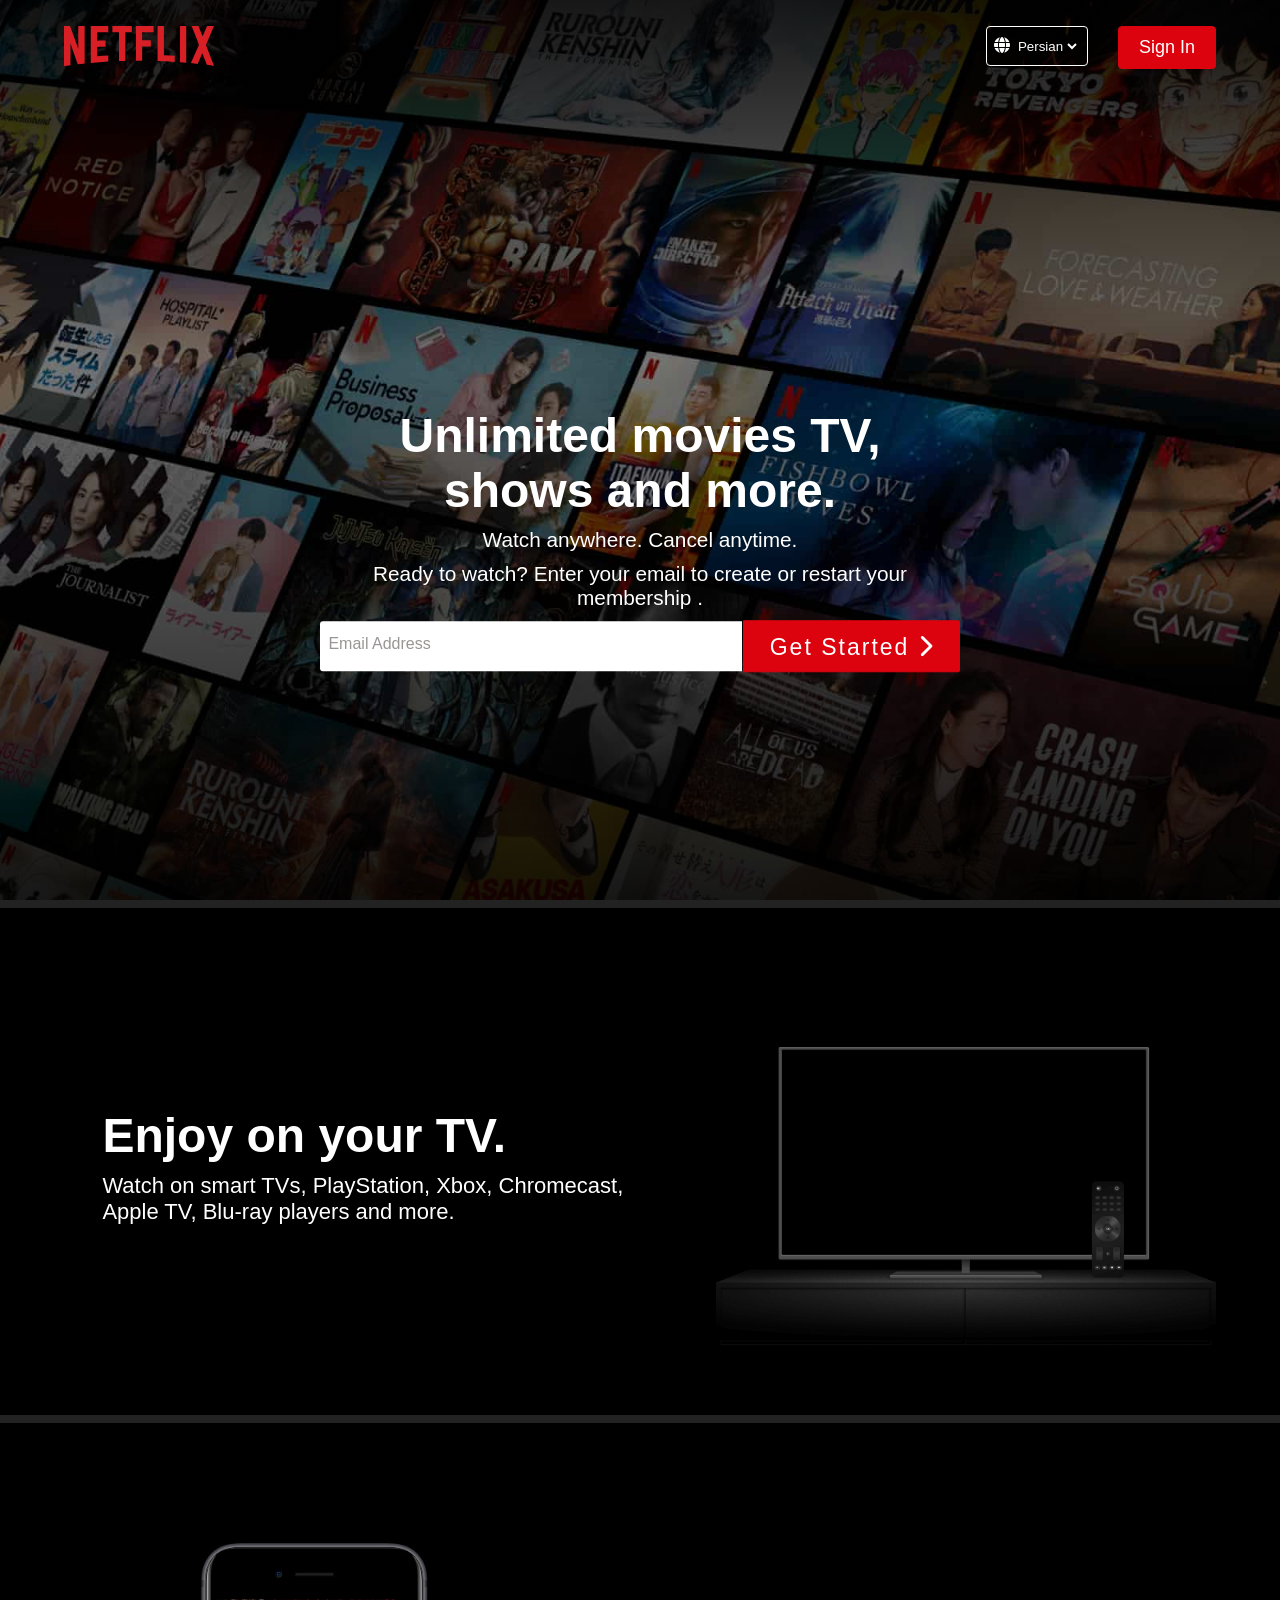
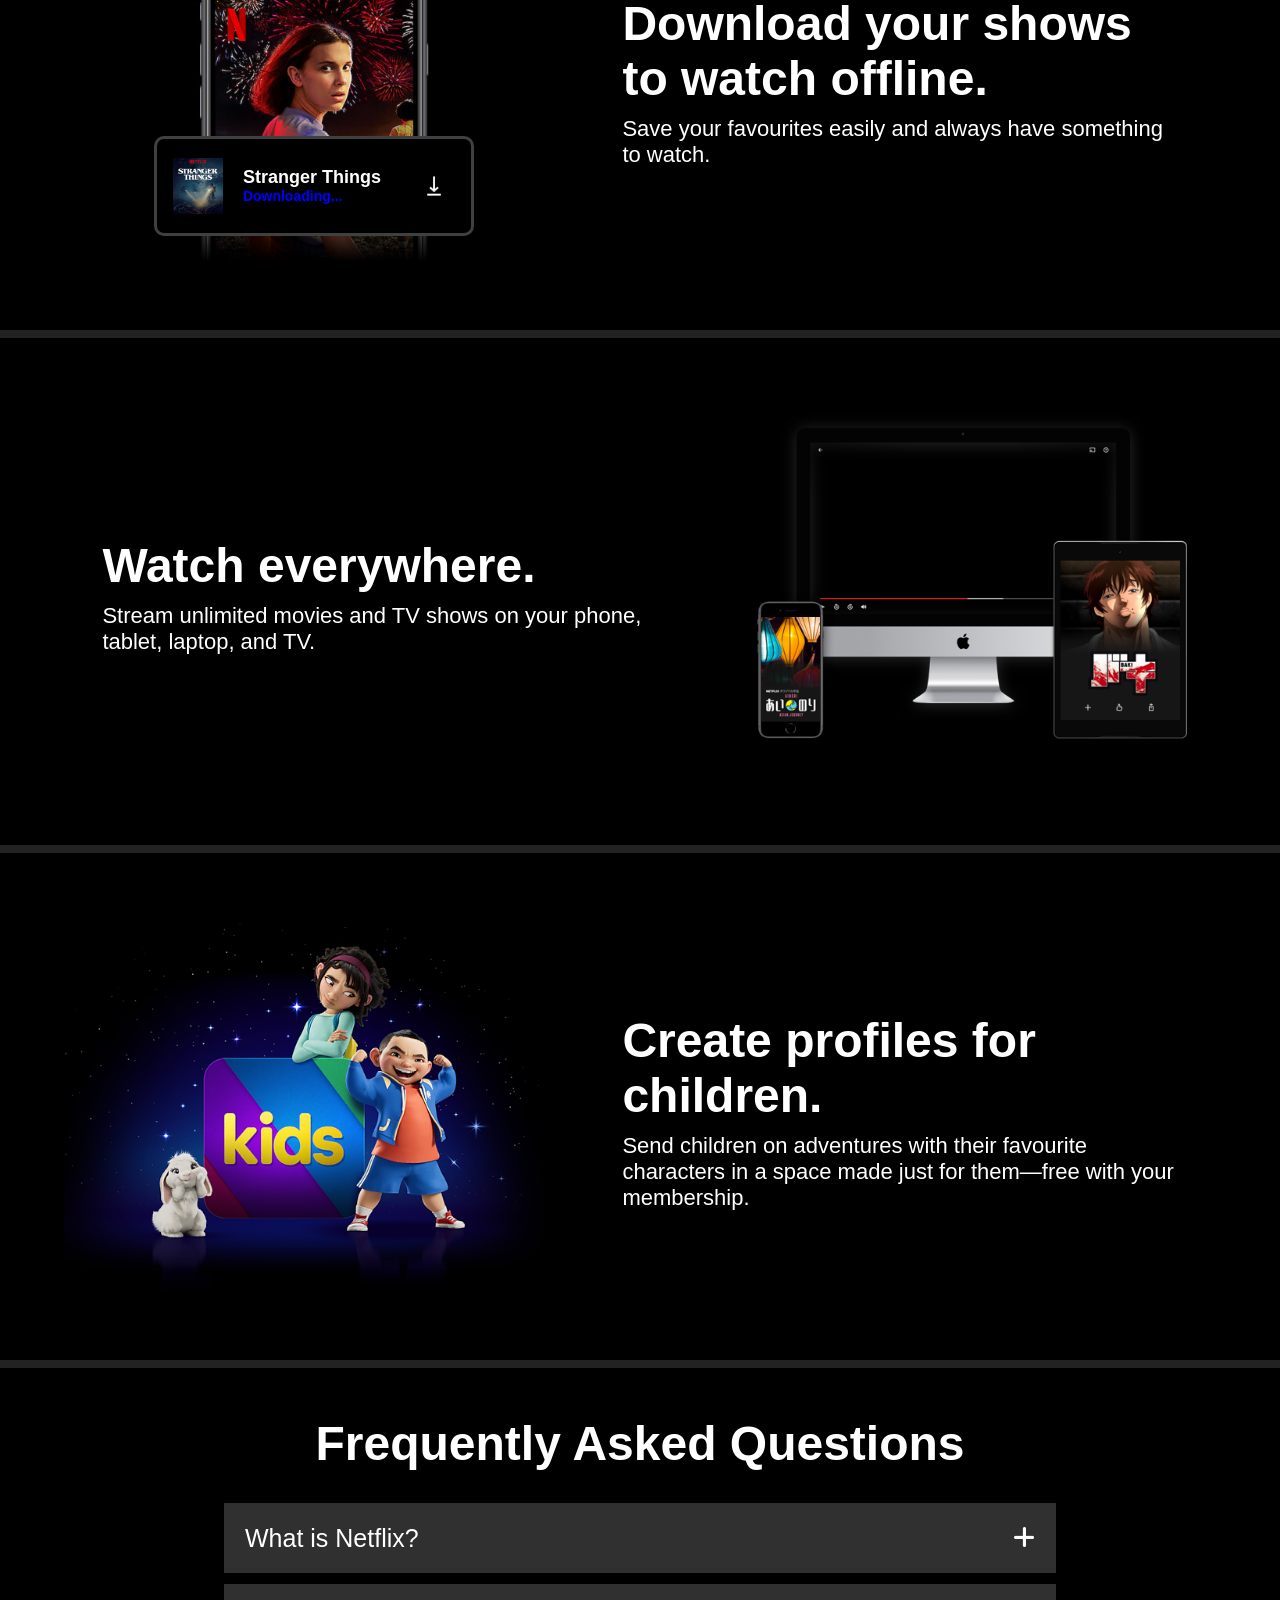
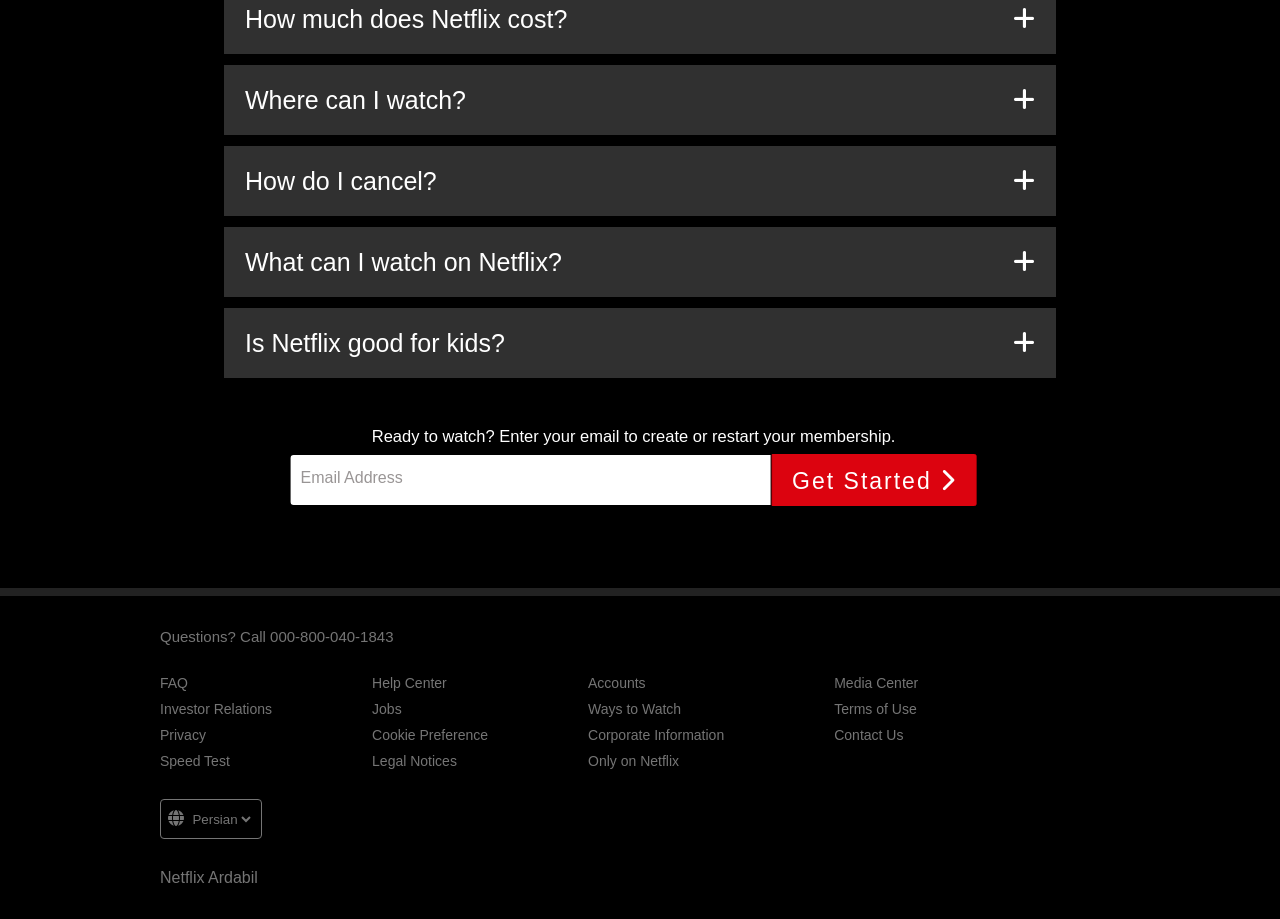
<file: index.html>
<!DOCTYPE html>
<html lang="en">
  <head>
    <meta charset="UTF-8" />
    <meta http-equiv="X-UA-Compatible" content="IE=edge" />
    <meta name="viewport" content="width=device-width, initial-scale=1.0" />
    <link rel="stylesheet" href="css/style.css" />
    <!-- font-awesome -->
    <link
      rel="stylesheet"
      href="https://cdnjs.cloudflare.com/ajax/libs/font-awesome/6.0.0/css/all.min.css"
      integrity="sha512-9usAa10IRO0HhonpyAIVpjrylPvoDwiPUiKdWk5t3PyolY1cOd4DSE0Ga+ri4AuTroPR5aQvXU9xC6qOPnzFeg=="
      crossorigin="anonymous"
      referrerpolicy="no-referrer"
    />
    <title>Netflix Clone</title>
  </head>
  <body>
    <!-- navbar -->
    <header>
      <nav class="navbar">
        <div class="navbar__brand">
          <img
            src="assets/images/Netflix_2015_logo.svg"
            alt="logo"
            class="brand__logo"
          />
        </div>
        <div class="navbar__nav__items">
          <div class="nav__item">
            <div class="dropdown__container">
              <i class="fas fa-globe"></i>
              <select
                name="languages"
                id="languagesSelect"
                class="language__drop__down"
              >
                <option value="english">English</option>
                <option value="Persian" selected>Persian</option>
              </select>
            </div>
          </div>
          <div class="nav__item">
            <button class="sign__button">Sign In</button>
          </div>
        </div>
      </nav>
    </header>
    <!-- end navbar -->
    <main>
      <section class="hero">
        <div class="hero__bg__image__container">
          <img
            src="assets/images/JP-en-20220307-popsignuptwoweeks-perspective_alpha_website_small.jpg"
            alt="hero__image"
            class="hero__bg__image"
          />
        </div>
        <div class="hero__bg__overlay"></div>

        <div class="hero__card">
          <h1 class="hero__title">
            Unlimited movies TV,<br />
            shows and more.
          </h1>
          <p class="hero__subtitle">Watch anywhere. Cancel anytime.</p>
          <p class="hero__description">
            Ready to watch? Enter your email to create or restart your
            membership .
          </p>
          <div class="email__form__container">
            <div class="form__container form__1__cont">
              <input type="email" class="email__input" placeholder=" " />
              <label class="email__label">Email Address</label>
            </div>
            <button class="primary__button btn__1">
              Get Started <i class="fas fa-chevron-right"></i>
            </button>
          </div>
        </div>

        <section class="feature__container">
          <!-- feature 1 -->
          <div class="feature">
            <div class="feature__details">
              <h3 class="feature__title">Enjoy on your TV.</h3>
              <h5 class="feature__subtitle">
                Watch on smart TVs, PlayStation, Xbox, Chromecast, Apple TV,
                Blu-ray players and more.
              </h5>
            </div>

            <div class="feature__image__container">
              <img src="assets/images/tv.png" alt="TV" class="feature__image" />
              <div class="feature_video__container">
                <video
                  autoplay=""
                  loop=""
                  muted=""
                  class="feature__backgroud__video"
                >
                  <source
                    src="assets/images/video-tv-jp-0819.m4v"
                    type="video/mp4"
                  />
                </video>
              </div>
            </div>
          </div>

          <!-- feature 2 -->

          <div class="feature">
            <div class="feature__details">
              <h3 class="feature__title">
                Download your shows to watch offline.
              </h3>
              <h5 class="feature__subtitle">
                Save your favourites easily and always have something to watch.
              </h5>
            </div>
            <div class="feature__image__container">
              <img
                src="assets/images/mobile-0819.jpg"
                alt="feature image"
                class="feature__image"
              />

              <div class="feature__2__poster__container">
                <div class="poster__container">
                  <img
                    src="assets/images/boxshot.png"
                    alt="poster"
                    class="poster"
                  />
                </div>
                <div class="poster__details">
                  <h4>Stranger Things</h4>
                  <h6>Downloading...</h6>
                </div>
                <div class="download__gif__container">
                  <img
                    src="assets/images/download-icon.gif"
                    alt="downloading gif"
                    class="gif"
                  />
                </div>
              </div>
            </div>
          </div>

          <!-- feature 3 -->

          <div class="feature">
            <div class="feature__details">
              <h3 class="feature__title">Watch everywhere.</h3>
              <h5 class="feature__subtitle">
                Stream unlimited movies and TV shows on your phone, tablet,
                laptop, and TV.
              </h5>
            </div>
            <div class="feature__image__container feature__3__image__container">
              <img
                src="assets/images/device-pile-jp.png"
                alt=""
                class="feature__image feature__3__image"
              />
              <div
                class="feature_video__container feature__3__video__container"
              >
                <video
                  autoplay=""
                  loop=""
                  muted=""
                  class="feature__backgroud__video feature__3__backgroud__video"
                >
                  <source
                    src="assets/images/video-devices-jp.m4v"
                    type="video/mp4"
                  />
                </video>
              </div>
            </div>
          </div>

          <!-- feature 4 -->

          <div class="feature">
            <div class="feature__details">
              <h3 class="feature__title">Create profiles for children.</h3>
              <h5 class="feature__subtitle">
                Send children on adventures with their favourite characters in a
                space made just for them—free with your membership.
              </h5>
            </div>
            <div class="feature__image__container">
              <img
                src="assets/images/AAAABdFTpLmANuJpYneLq8L5m7CunMCi8e8Nl4y7xaPVWzG3IeoDoq17egTQAthApKg_4sdRWdwuR8KadWu1frjL3JQImpwq.png"
                alt="feature image"
                class="feature__image"
              />
            </div>
          </div>
        </section>

        <section class="FAQ__list__container">
          <h1 class="FAQ__heading">Frequently Asked Questions</h1>
          <div class="FAQ__list">
            <div class="FAQ__accordion">
              <button class="FAQ__title">
                What is Netflix?<i class="fa fa-plus"></i>
              </button>
              <div class="FAQ__visible FAQ__closed">
                <p>
                  Netflix is a streaming service that offers a wide variety of
                  award-winning TV shows, movies, anime, documentaries and more
                  – on thousands of internet-connected devices.
                </p>
                <p>
                  You can watch as much as you want, whenever you want, without
                  a single ad – all for one low monthly price. There's always
                  something new to discover, and new TV shows and movies are
                  added every week!
                </p>
              </div>
            </div>
            <div class="FAQ__accordion">
              <button class="FAQ__title">
                How much does Netflix cost?<i class="fa fa-plus"></i>
              </button>
              <div class="FAQ__visible FAQ__closed">
                <p>
                  Watch Netflix on your smartphone, tablet, Smart TV, laptop, or
                  streaming device, all for one fixed monthly fee. Plans range
                  from ₹ 199 to ₹ 799 a month. No extra costs, no contracts.
                </p>
              </div>
            </div>
            <div class="FAQ__accordion">
              <button class="FAQ__title">
                Where can I watch?<i class="fa fa-plus"></i>
              </button>
              <div class="FAQ__visible FAQ__closed">
                <p>
                  Watch anywhere, anytime, on an unlimited number of devices.
                  Sign in with your Netflix account to watch instantly on the
                  web at netflix.com from your personal computer or on any
                  internet-connected device that offers the Netflix app,
                  including smart TVs, smartphones, tablets, streaming media
                  players and game consoles.
                </p>
                <p>
                  You can also download your favourite shows with the iOS,
                  Android, or Windows 10 app. Use downloads to watch while
                  you're on the go and without an internet connection. Take
                  Netflix with you anywhere.
                </p>
              </div>
            </div>
            <div class="FAQ__accordion">
              <button class="FAQ__title">
                How do I cancel?<i class="fa fa-plus"></i>
              </button>
              <div class="FAQ__visible FAQ__closed">
                <p>
                  Netflix is flexible. There are no annoying contracts and no
                  commitments. You can easily cancel your account online in two
                  clicks. There are no cancellation fees – start or stop your
                  account anytime.
                </p>
              </div>
            </div>
            <div class="FAQ__accordion">
              <button class="FAQ__title">
                What can I watch on Netflix?<i class="fa fa-plus"></i>
              </button>
              <div class="FAQ__visible FAQ__closed">
                <p>
                  Netflix has an extensive library of feature films,
                  documentaries, TV shows, anime, award-winning Netflix
                  originals, and more. Watch as much as you want, anytime you
                  want.
                </p>
              </div>
            </div>
            <div class="FAQ__accordion">
              <button class="FAQ__title">
                Is Netflix good for kids?<i class="fa fa-plus"></i>
              </button>
              <div class="FAQ__visible FAQ__closed">
                <p>
                  The Netflix Kids experience is included in your membership to
                  give parents control while kids enjoy family-friendly TV shows
                  and films in their own space.
                </p>
                <p>
                  Kids profiles come with PIN-protected parental controls that
                  let you restrict the maturity rating of content kids can watch
                  and block specific titles you don’t want kids to see.
                </p>
              </div>
            </div>
          </div>

          <div class="FAQ__get__started__email">
            <h3>
              Ready to watch? Enter your email to create or restart your
              membership.
            </h3>
            <div class="email__form__container">
              <div class="form__container">
                <input type="email" class="email__input" placeholder=" " />
                <label class="email__label">Email Address</label>
              </div>
              <button class="primary__button">
                Get Started <i class="fas fa-chevron-right"></i>
              </button>
            </div>
          </div>
        </section>
      </section>
    </main>

    <footer>
      <div class="footer__row__1">
        <h4>Questions? Call 000-800-040-1843</h4>
      </div>
      <div class="footer__row__2">
        <div class="column__1">
          <p>FAQ</p>
          <p>Investor Relations</p>
          <p>Privacy</p>
          <p>Speed Test</p>
        </div>
        <div class="column__2">
          <p>Help Center</p>
          <p>Jobs</p>
          <p>Cookie Preference</p>
          <p>Legal Notices</p>
        </div>
        <div class="column__3">
          <p>Accounts</p>
          <p>Ways to Watch</p>
          <p>Corporate Information</p>
          <p>Only on Netflix</p>
        </div>
        <div class="column__4">
          <p>Media Center</p>
          <p>Terms of Use</p>
          <p>Contact Us</p>
        </div>
      </div>
      <div class="footer__row__3">
        <div class="dropdown__container">
          <i class="fas fa-globe"></i>
          <select
            name="languages"
            id="languagesSelect"
            class="language__drop__down"
          >
            <option value="english">English</option>
            <option value="Persian" selected>Persian</option>
          </select>
        </div>
      </div>
      <div class="footer__row__4">
        <p>Netflix Ardabil</p>
      </div>
    </footer>

    <script src="js/app.js"></script>
  </body>
</html>
</file>
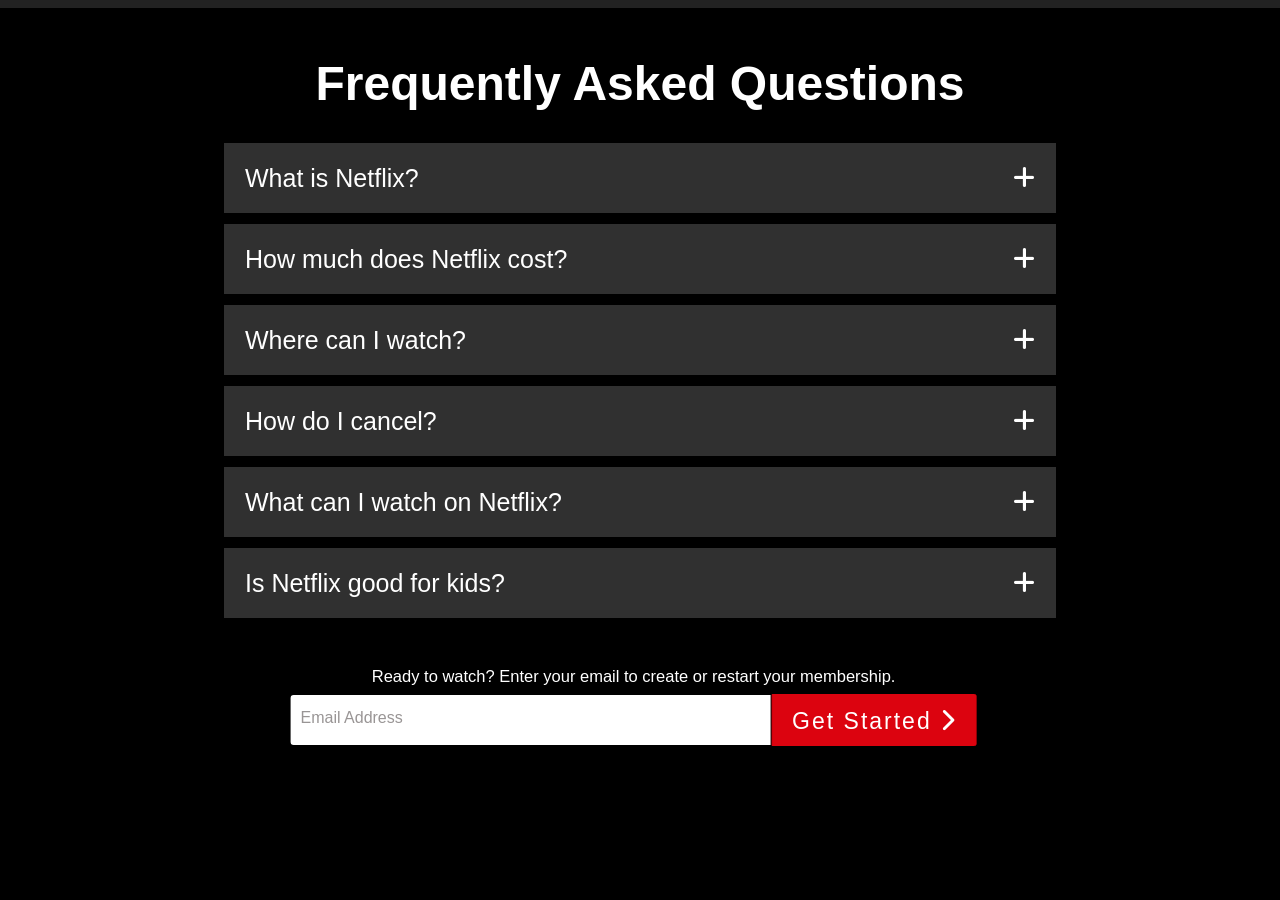
<file: components/FAQ__list.html>
<!DOCTYPE html>
<html lang="en">
  <head>
    <meta charset="UTF-8" />
    <meta http-equiv="X-UA-Compatible" content="IE=edge" />
    <meta name="viewport" content="width=device-width, initial-scale=1.0" />
    <link rel="stylesheet" href="../css/style.css" />
    <!-- font-awesome -->
    <link
      rel="stylesheet"
      href="https://cdnjs.cloudflare.com/ajax/libs/font-awesome/6.0.0/css/all.min.css"
      integrity="sha512-9usAa10IRO0HhonpyAIVpjrylPvoDwiPUiKdWk5t3PyolY1cOd4DSE0Ga+ri4AuTroPR5aQvXU9xC6qOPnzFeg=="
      crossorigin="anonymous"
      referrerpolicy="no-referrer"
    />
    <title>Netflix Clone</title>
  </head>
  <body>
    <section class="FAQ__list__container">
      <h1 class="FAQ__heading">Frequently Asked Questions</h1>
      <div class="FAQ__list">
        <div class="FAQ__accordion">
          <button class="FAQ__title">
            What is Netflix?<i class="fa fa-plus"></i>
          </button>
          <div class="FAQ__visible FAQ__closed">
            <p>
              Netflix is a streaming service that offers a wide variety of
              award-winning TV shows, movies, anime, documentaries and more – on
              thousands of internet-connected devices.
            </p>
            <p>
              You can watch as much as you want, whenever you want, without a
              single ad – all for one low monthly price. There's always
              something new to discover, and new TV shows and movies are added
              every week!
            </p>
          </div>
        </div>
        <div class="FAQ__accordion">
          <button class="FAQ__title">
            How much does Netflix cost?<i class="fa fa-plus"></i>
          </button>
          <div class="FAQ__visible FAQ__closed">
            <p>
              Watch Netflix on your smartphone, tablet, Smart TV, laptop, or
              streaming device, all for one fixed monthly fee. Plans range from
              ₹ 199 to ₹ 799 a month. No extra costs, no contracts.
            </p>
          </div>
        </div>
        <div class="FAQ__accordion">
          <button class="FAQ__title">
            Where can I watch?<i class="fa fa-plus"></i>
          </button>
          <div class="FAQ__visible FAQ__closed">
            <p>
              Watch anywhere, anytime, on an unlimited number of devices. Sign
              in with your Netflix account to watch instantly on the web at
              netflix.com from your personal computer or on any
              internet-connected device that offers the Netflix app, including
              smart TVs, smartphones, tablets, streaming media players and game
              consoles.
            </p>
            <p>
              You can also download your favourite shows with the iOS, Android,
              or Windows 10 app. Use downloads to watch while you're on the go
              and without an internet connection. Take Netflix with you
              anywhere.
            </p>
          </div>
        </div>
        <div class="FAQ__accordion">
          <button class="FAQ__title">
            How do I cancel?<i class="fa fa-plus"></i>
          </button>
          <div class="FAQ__visible FAQ__closed">
            <p>
              Netflix is flexible. There are no annoying contracts and no
              commitments. You can easily cancel your account online in two
              clicks. There are no cancellation fees – start or stop your
              account anytime.
            </p>
          </div>
        </div>
        <div class="FAQ__accordion">
          <button class="FAQ__title">
            What can I watch on Netflix?<i class="fa fa-plus"></i>
          </button>
          <div class="FAQ__visible FAQ__closed">
            <p>
              Netflix has an extensive library of feature films, documentaries,
              TV shows, anime, award-winning Netflix originals, and more. Watch
              as much as you want, anytime you want.
            </p>
          </div>
        </div>
        <div class="FAQ__accordion">
          <button class="FAQ__title">
            Is Netflix good for kids?<i class="fa fa-plus"></i>
          </button>
          <div class="FAQ__visible FAQ__closed">
            <p>
              The Netflix Kids experience is included in your membership to give
              parents control while kids enjoy family-friendly TV shows and
              films in their own space.
            </p>
            <p>
              Kids profiles come with PIN-protected parental controls that let
              you restrict the maturity rating of content kids can watch and
              block specific titles you don’t want kids to see.
            </p>
          </div>
        </div>
      </div>

      <div class="FAQ__get__started__email">
        <h3>
          Ready to watch? Enter your email to create or restart your membership.
        </h3>
        <div class="email__form__container">
          <div class="form__container">
            <input type="email" class="email__input" placeholder=" " />
            <label class="email__label">Email Address</label>
          </div>
          <button class="primary__button">
            Get Started <i class="fas fa-chevron-right"></i>
          </button>
        </div>
      </div>
    </section>
  </body>
</html>
</file>
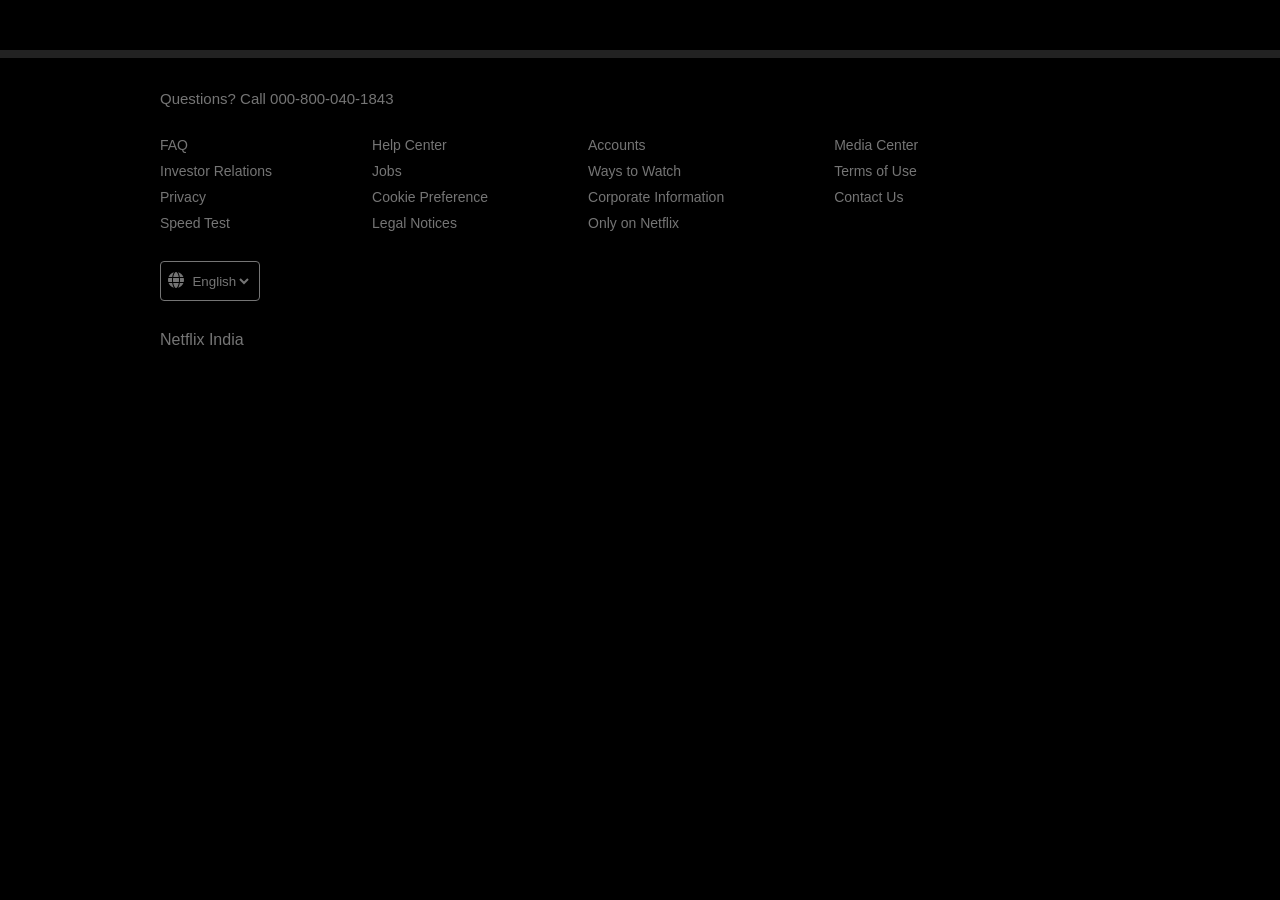
<file: components/footer.html>
<!DOCTYPE html>
<html lang="en">
  <head>
    <meta charset="UTF-8" />
    <meta http-equiv="X-UA-Compatible" content="IE=edge" />
    <meta name="viewport" content="width=device-width, initial-scale=1.0" />
    <link rel="stylesheet" href="/css/style.css" />
    <!-- font-awesome -->
    <link
      rel="stylesheet"
      href="https://cdnjs.cloudflare.com/ajax/libs/font-awesome/6.0.0/css/all.min.css"
      integrity="sha512-9usAa10IRO0HhonpyAIVpjrylPvoDwiPUiKdWk5t3PyolY1cOd4DSE0Ga+ri4AuTroPR5aQvXU9xC6qOPnzFeg=="
      crossorigin="anonymous"
      referrerpolicy="no-referrer"
    />
    <title>Netflix Clone</title>
  </head>
  <body>
    <footer>
      <div class="footer__row__1">
        <h4>Questions? Call 000-800-040-1843</h4>
      </div>
      <div class="footer__row__2">
        <div class="column__1">
          <p>FAQ</p>
          <p>Investor Relations</p>
          <p>Privacy</p>
          <p>Speed Test</p>
        </div>
        <div class="column__2">
          <p>Help Center</p>
          <p>Jobs</p>
          <p>Cookie Preference</p>
          <p>Legal Notices</p>
        </div>
        <div class="column__3">
          <p>Accounts</p>
          <p>Ways to Watch</p>
          <p>Corporate Information</p>
          <p>Only on Netflix</p>
        </div>
        <div class="column__4">
          <p>Media Center</p>
          <p>Terms of Use</p>
          <p>Contact Us</p>
        </div>
      </div>
      <div class="footer__row__3">
        <div class="dropdown__container">
          <i class="fas fa-globe"></i>
          <select
            name="languages"
            id="languagesSelect"
            class="language__drop__down"
          >
            <option value="english" selected>English</option>
            <option value="hindi">Hindi</option>
          </select>
        </div>
      </div>
      <div class="footer__row__4">
        <p>Netflix India</p>
      </div>
    </footer>
  </body>
</html>
</file>
<file: css/style.css>
*,
::after,
::before {
  margin: 0;
  padding: 0;
  box-sizing: border-box;
  list-style: none;
  text-decoration: none;
  outline: 0;
}

:root {
  --color-primary: #e50914;
  --text-Color: #fff;
}

/* html {
  font-size: 62.5%;
} */

body {
  background-color: black;
  color: var(--text-Color);
  font-family: "Poppins", sans-serif;
}

/* start header */

.navbar {
  position: absolute;
  top: 0;
  width: 100%;
  display: flex;
  justify-content: space-between;
  padding: 6% 5%;
  z-index: 10;
}

.navbar__brand {
  width: 100px;
  height: 100%;
}

.brand__logo {
  width: 100%;
  height: 100%;
}

.dropdown__container {
  border: 1px solid white;
  padding: 0.4rem;
  border-radius: 4px;
  /* background: rgba(0, 0, 0, 0.4); */
}

.language__drop__down {
  background: transparent;
  border: none;
  color: white;
}

.language__drop__down:focus {
  outline: none;
}

.sign__button {
  background-color: #dc030f;
  border: 1px solid #dc030f;
  color: white;
  padding: 0.3rem 0.5rem;
  border-radius: 4px;
  font-size: 14px;
}

.navbar__nav__items {
  display: flex;
  gap: 5px;
}

.hero__bg__image__container {
  width: 100%;
  height: 80vh;
}

.hero__bg__image {
  width: 100%;
  height: 100%;
  object-fit: cover;
}

.hero__bg__overlay {
  position: absolute;
  inset: 0; /*top:0; bottom:0;left:0;right:0;*/
  height: 80vh;
  background: rgba(0, 0, 0, 0.4);
  background-image: linear-gradient(
    to top,
    rgba(0, 0, 0, 0.8) 0,
    rgba(0, 0, 0, 0) 60%,
    rgba(0, 0, 0, 0.8) 100%
  );
}

.hero__card {
  position: absolute;
  top: 20%;
  text-align: center;
  display: flex;
  flex-direction: column;
  gap: 10px;
}

.hero__title {
  font-weight: 600;
  font-size: 2rem;
}

.hero__subtitle,
.hero__description {
  font-weight: 400;
  font-size: 1rem;
}

.hero__description {
  margin: 0 50px;
}

.email__input {
  border: none;
  background: transparent;
  width: 100%;
  height: 100%;
  padding-left: 7px;
}

.email__form__container {
  display: flex;
  justify-content: center;
  align-items: center;
  flex-direction: column;
  gap: 15px;
}

.form__container {
  background-color: #fff;
  width: 90%;
  height: 50px;
  position: relative;
  border-radius: 3px;
}

.email__label {
  color: black;
  position: absolute;
  top: 28%;
  left: 2%;
  color: rgb(153, 149, 149);
  transition: 0.5s;
}

.email__input:focus + .email__label {
  top: 0.2rem;
  font-size: 10px;
}

.email__input:not(:placeholder-shown).email__input:not(:focus) + .email__label {
  top: 0.2rem;
  font-size: 10px;
}

.email__input:focus {
  outline: none;
}

.primary__button {
  background-color: #dc030f;
  border: 1px solid #dc030f;
  color: white;
  padding: 0.8rem 1.2rem;
  border-radius: 2px;
  font-size: 14px;
  font-size: 23px;
  letter-spacing: 2px;
}

.feature {
  border-top: 8px solid #222;
  padding: 2rem 1rem;
}

.feature__details {
  font-size: 15px;
  text-align: center;
}

.feature__title {
  font-size: 25px;
  font-weight: 600;
  margin: 10px 0;
}

.feature__subtitle {
  font-weight: 400;
}

.feature__image__container {
  width: 100%;
  position: relative;
}

.feature__image {
  width: 100%;
}

.feature_video__container {
  width: 100%;
  height: 100%;
  position: absolute;
  top: 20%;
  z-index: -2;
  max-width: 73%;
  max-height: 54%;
  left: 13%;
}

.feature__backgroud__video {
  width: 100%;
}

.feature__2__poster__container {
  position: absolute;
  bottom: 8%;
  left: 50%;
  transform: translateX(-50%);
  display: flex;
  align-items: center;
  gap: 5px;
  background-color: black;
  border: 3px solid rgba(255, 255, 255, 0.25);
  border-radius: 10px;
  height: 65px;
  width: 100%;
  max-width: 16.5em;
  padding: 0.25rem 0.6rem;
  gap: 20px;
}

.poster__container {
  width: 17%;
}

.poster {
  width: 100%;
  height: 100%;
}

.poster__details {
  width: 60%;
}

.poster__details h4 {
  font-size: 13px;
  font-weight: 550px;
}
.poster__details h6 {
  font-size: 11.5px;
  font-weight: 100px;
  color: blue;
}

.download__gif__container {
  width: 20%;
  height: 100%;
}

.gif {
  width: 100%;
  height: 100%;
}

.feature__3__video__container {
  max-width: 63%;
  max-height: 47%;
  z-index: -2;
  top: 9%;
  left: 19%;
}

.FAQ__list__container {
  border-top: 8px solid #222;
  padding: 2rem 0;
}

.FAQ__list {
  display: flex;
  flex-direction: column;
  justify-content: center;
  align-items: center;
  gap: 10px;
}
.FAQ__heading {
  font-size: 24px;
  text-align: center;
  font-weight: 600;
  margin: 1rem 3rem;
}

.FAQ__accordion {
  width: 100%;
}

.FAQ__title {
  width: 100%;
  display: flex;
  justify-content: space-between;
  padding: 15px 20px;
  font-size: 18px;
  background-color: #303030;
  border: 1px solid #303030;
  color: #fff;
}

.FAQ__visible {
  background: #303030;
  border-top: 1.3px solid black;
  max-height: 0;
  overflow: hidden;
  transition: max-height 0.5s ease-in-out;
}

.FAQ__visible > p {
  margin: 1rem;
}

.FAQ__get__started__email {
  text-align: center;
}

.FAQ__get__started__email > h3 {
  font-size: 18px;
  font-weight: 400;
  margin: 2rem 0;
  margin-bottom: 8px;
  padding: 0 20px;
}

footer {
  border-top: 8px solid #222;
  padding: 2rem 2rem;
  color: #757575;
  display: flex;
  flex-direction: column;
  gap: 20px;
}

.footer__row__1 > h4 {
  font-size: 15px;
  font-weight: 500;
}

.footer__row__2 {
  display: flex;
  flex-wrap: wrap;
  justify-content: space-between;
  gap: 20px;
  font-size: 14px;
}

.footer__row__3 > .dropdown__container {
  width: fit-content;
  border: 1px solid #757575;
}

.footer__row__3 > .dropdown__container > .language__drop__down {
  color: #757575;
}

.column__1,
.column__2,
.column__3,
.column__4 {
  display: flex;
  flex-direction: column;
  gap: 10px;
}

.column__4 {
  margin-left: 10px;
}

@media screen and (min-width: 768px) {
  .hero__bg__image__container {
    height: 100vh;
  }
  .hero__bg__overlay {
    height: 100vh;
  }
  .hero__card {
    top: 40%;
    left: 30%;
    transform: translate(-20%, -20%);
  }
  .hero__title {
    font-size: 3rem;
  }
  .hero__subtitle,
  .hero__description {
    font-size: 1.3rem;
  }
  .feature {
    padding: 4rem;
  }
  .feature__title {
    font-size: 35px;
  }
  .feature__subtitle {
    font-size: 18px;
  }
  .feature__2__poster__container {
    max-width: 26em;
    height: 85px;
  }
  .poster__container {
    width: 15%;
    height: 90%;
  }

  .download__gif__container {
    width: 3rem;
    height: 3rem;
  }
  .poster__details > h4 {
    font-size: 18px;
  }
  .poster__details > h6 {
    font-size: 14px;
  }
  .FAQ__list {
    padding: 1rem 5rem;
  }
  .FAQ__heading {
    font-size: 38px;
  }
  .FAQ__title {
    font-size: 20px;
  }
  .FAQ__get__started__email {
    width: 75%;
    display: flex;
    flex-direction: column;
    justify-content: center;
    transform: translateX(15%);
  }

  .FAQ__get__started__email > h3 {
    font-size: 22px;
  }

  .column__1,
  .column__2,
  .column__3,
  .column__4 {
    display: flex;
    flex-direction: column;
    gap: 10px;
  }
}

@media screen and (min-width: 1024px) {
  .navbar {
    padding: 2% 5%;
  }
  .navbar__brand {
    width: 150px;
  }
  .sign__button {
    padding: 10px 20px;
    font-size: 18px;
  }
  .dropdown__container {
    padding: 10px 7px;
  }
  .navbar__nav__items {
    gap: 30px;
  }

  .hero__card {
    top: 60%;
    left: 50%;
    transform: translate(-50%, -50%);
  }
  .email__form__container {
    flex-direction: row;
    align-items: center;
    gap: 1px;
  }
  .form__container {
    width: 50%;
    border-bottom-right-radius: 0;
    border-top-right-radius: 0;
  }
  .form__1__cont {
    width: 100%;
  }

  .primary__button {
    height: 51.5px;
    border-bottom-left-radius: 0;
    border-top-left-radius: 0;
  }

  .btn__1 {
    width: 48%;
  }

  .feature {
    display: flex;
    align-items: center;
    justify-content: space-between;
    gap: 20px;
  }

  .feature__details {
    text-align: left;
    padding: 0 2.4rem;
  }

  .feature__image__container {
    max-width: 500px;
  }

  .feature__title {
    font-size: 48px;
  }

  .feature__subtitle {
    font-size: 22px;
  }

  .feature:nth-child(even) {
    flex-direction: row-reverse;
  }

  .feature__2__poster__container {
    max-width: 20em;
    height: 100px;
    padding: 1rem;
  }

  .poster__container {
    width: 20%;
  }

  .FAQ__list {
    padding: 1rem 14rem;
  }
  .FAQ__heading {
    font-size: 48px;
  }
  .FAQ__title {
    height: 70px;
    font-size: 25px;
    padding-top: 20px;
  }
  .FAQ__get__started__email {
    transform: translateX(16%);
  }
  .FAQ__get__started__email > h3 {
    font-size: 16.5px;
  }

  footer {
    margin-top: 50px;
    padding: 2rem 10rem;
    justify-content: flex-start;
    text-align: left;
    align-items: flex-start;
    gap: 30px;
  }

  .footer__row__2 {
    justify-content: space-between;
    align-items: flex-start;
    flex-wrap: nowrap;
    gap: 100px;
  }

  .footer__row__1,
  .footer__row__3,
  .footer__row__4 {
    align-self: flex-start;
  }

  .column__1,
  .column__2,
  .column__3,
  .column__4 {
    display: flex;
    flex-direction: column;
    gap: 10px;
  }
}

@media screen and (min-width: 1254px) {
}
</file>
